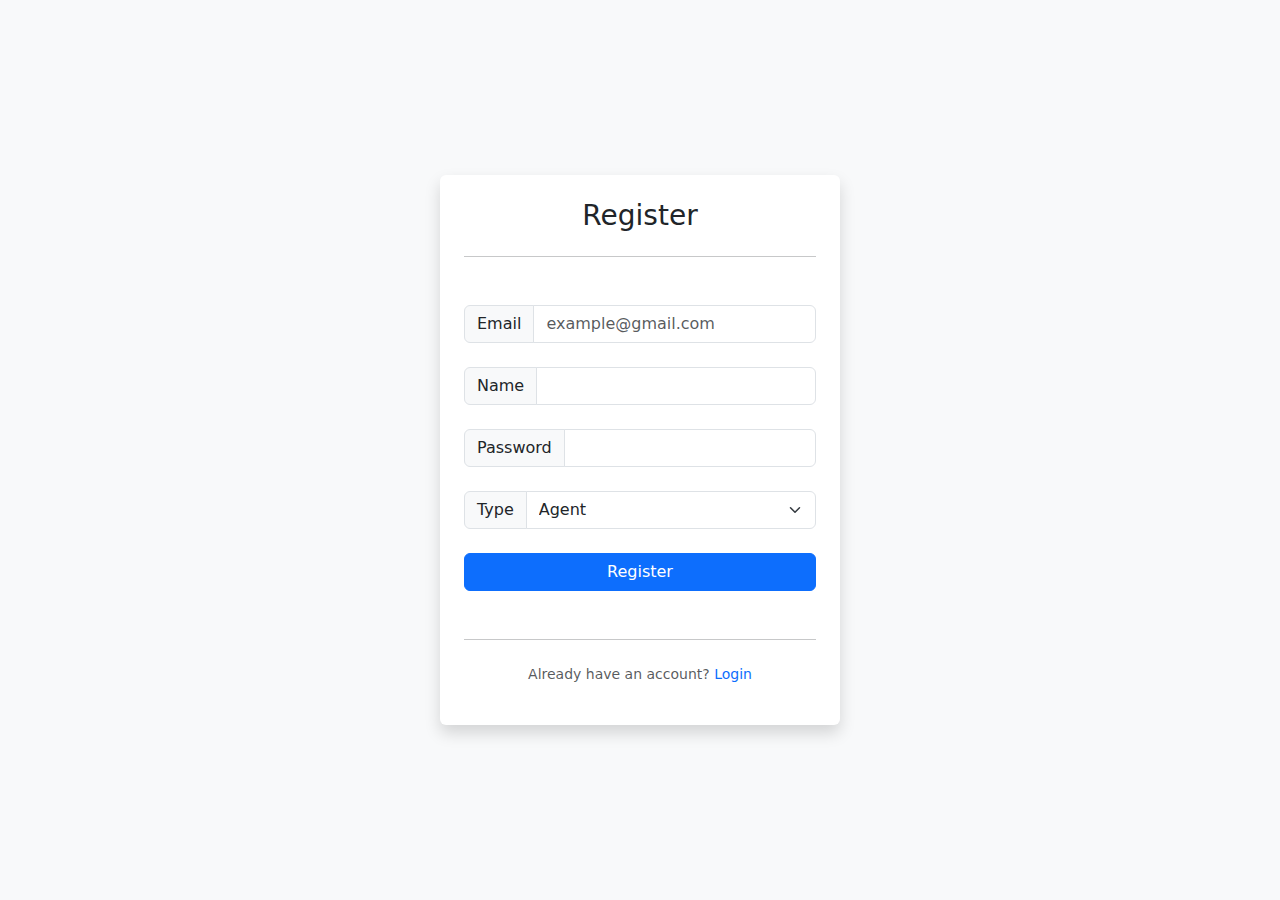
<file: index.html>
<!DOCTYPE html>
<html lang="en">
<head>
  <meta charset="UTF-8">
  <meta name="viewport" content="width=device-width, initial-scale=1.0">
  <link href="https://cdn.jsdelivr.net/npm/bootstrap@5.3.3/dist/css/bootstrap.min.css" rel="stylesheet">
  <title>Register</title>
</head>
<body class="d-flex justify-content-center align-items-center min-vh-100 bg-light">
  <form class="bg-white p-4 rounded shadow" style="width: 100%; max-width: 400px;">
    <h3 class="mb-3 text-center">Register</h3>
    <hr class="my-4">
    <br>
    <div class="input-group mb-4">
      <span class="input-group-text">Email</span>
      <input type="email" class="form-control" id="email" required placeholder="example@gmail.com">
    </div>

    <div class="input-group mb-4">
      <span class="input-group-text">Name</span>
      <input type="text" class="form-control" id="name" required>
    </div>

    <div class="input-group mb-4">
      <span class="input-group-text">Password</span>
      <input type="password" class="form-control" id="password" required>
    </div>

    <div class="input-group mb-4">
      <label class="input-group-text" for="userType">Type</label>
      <select class="form-select" id="userType">
        <option value="agent">Agent</option>
        <option value="renter">Prospective Renter</option>
      </select>
    </div>
    <button type="submit" class="btn btn-primary w-100">Register</button>
    
    <br>
    <br>
    <hr class="my-4">

    <p class="mt-3 text-center small text-muted">
      Already have an account?
      <a href="login.html" class="text-decoration-none">Login</a>
    </p>
  </form>
</body>
</html>
</file>
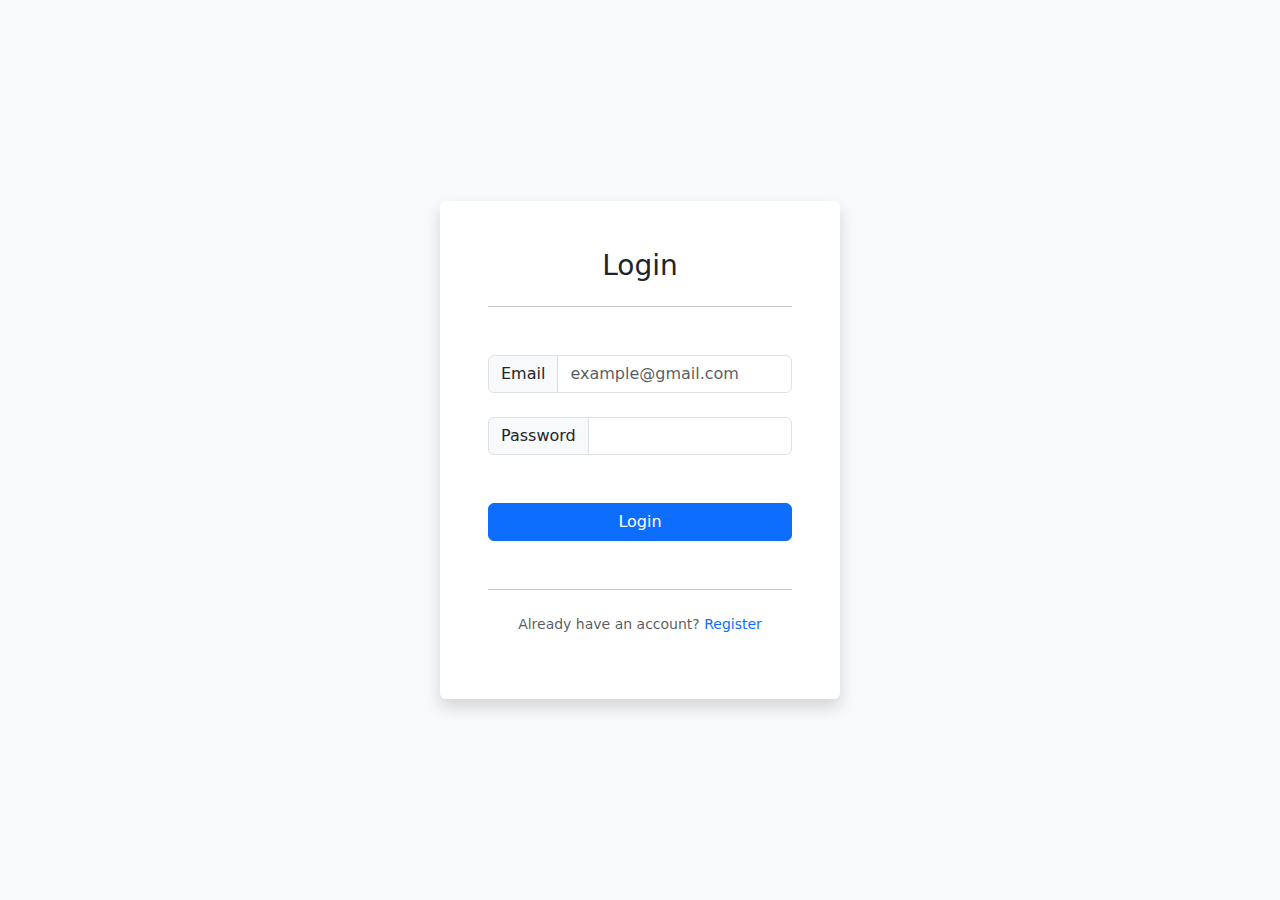
<file: login.html>
<!DOCTYPE html>
<html lang="en">
<head>
  <meta charset="UTF-8">
  <meta name="viewport" content="width=device-width, initial-scale=1.0">
  <link href="https://cdn.jsdelivr.net/npm/bootstrap@5.3.3/dist/css/bootstrap.min.css" rel="stylesheet">
  <title>Login</title>
</head>
<body class="d-flex justify-content-center align-items-center min-vh-100 bg-light">
  <form class="bg-white p-5 rounded shadow" style="width: 100%; max-width: 400px;">
    <h3 class="mb-3 text-center">Login</h3>
    <hr class="my-4">
    <br>

    <div class="input-group mb-4">
      <span class="input-group-text">Email</span>
      <input type="email" class="form-control" placeholder="example@gmail.com" required>
    </div>

    <div class="input-group mb-5">
      <span class="input-group-text">Password</span>
      <input type="password" class="form-control" required>
    </div>

    <button type="submit" class="btn btn-primary w-100">Login</button>

    <br>
    <br>
    <hr class="my-4">

    <p class="mt-3 text-center small text-muted">
        Already have an account?
        <a href="index.html" class="text-decoration-none">Register</a>
    </p>
  </form>
</body>
</html>
</file>
